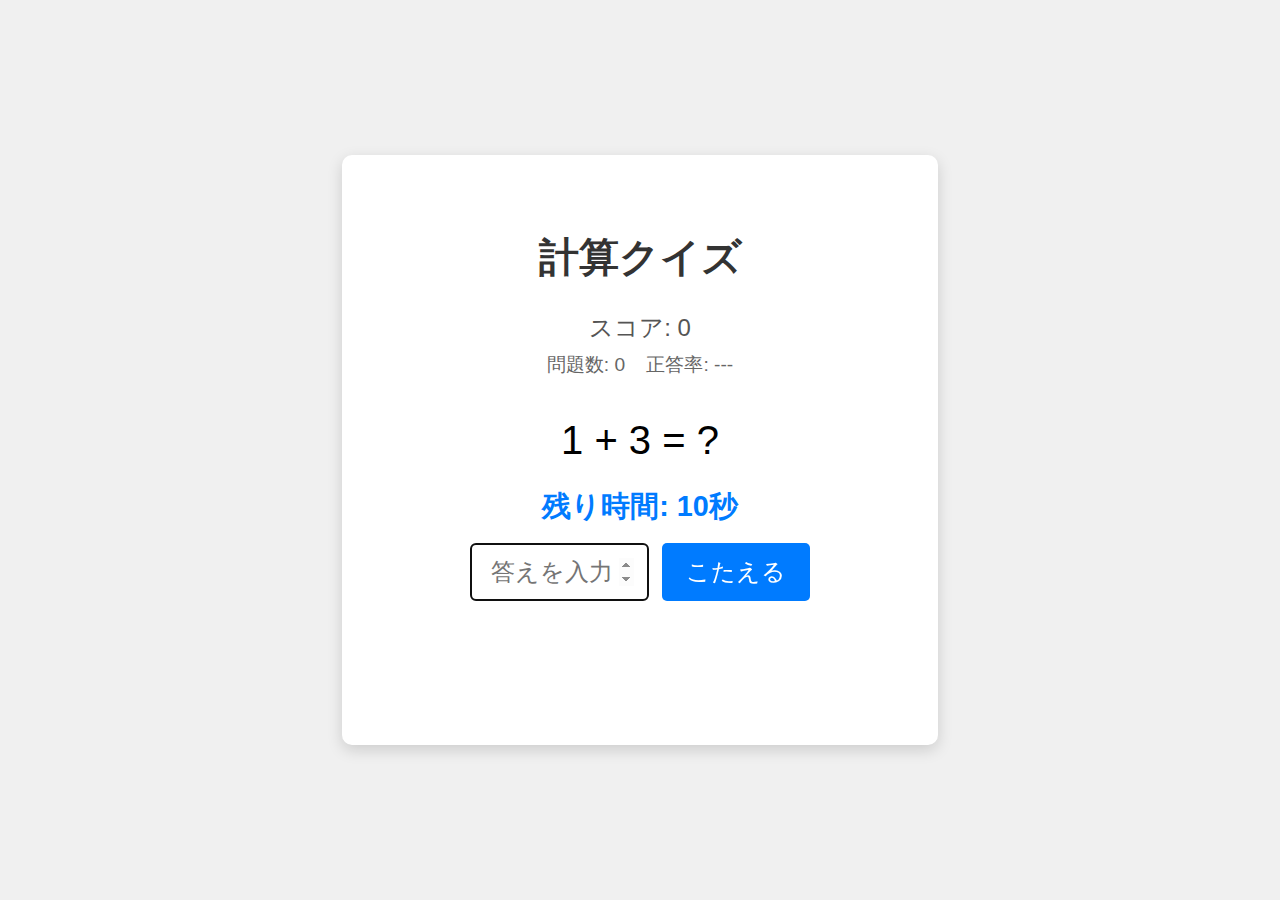
<file: index.html>
<!DOCTYPE html>
<html lang="ja">
<head>
    <meta charset="UTF-8">
    <meta name="viewport" content="width=device-width, initial-scale=1.0">
    <title>計算クイズ</title>
    <link rel="stylesheet" href="style.css">
</head>
<body>
    <div class="container">
        <h1>計算クイズ</h1>
        <p id="score">スコア: 0</p>
        <div id="stats-container">
            <span id="attempts">問題数: 0</span>
            <span id="accuracy">正答率: ---</span>
        </div>
        <div id="quiz-container">
            <p id="question"></p>
            <div id="timer-container">
                <span id="timer"></span>
            </div>
            <input type="number" id="answer" placeholder="答えを入力">
            <button id="submit">こたえる</button>
        </div>
        <p id="result"></p>
    </div>
    <script src="script.js"></script>
</body>
</html>
</file>
<file: style.css>
body {
    font-family: sans-serif;
    display: flex;
    justify-content: center;
    align-items: center;
    height: 100vh;
    margin: 0;
    background-color: #f0f0f0;
    font-size: 1.2rem; /* 全体のフォントサイズを大きくする */
    transition: background-color 1s ease; /* 背景色を1秒かけて変化させる */
}

.container {
    background-color: white;
    padding: 3rem; /* パディングを大きくする */
    border-radius: 10px; /* 角を少し丸くする */
    box-shadow: 0 5px 15px rgba(0,0,0,0.15);
    text-align: center;
    width: 90%;
    max-width: 500px; /* コンテナの最大幅を設定 */
}

h1 {
    color: #333;
    font-size: 2.5rem; /* 見出しを大きく */
}

#score {
    font-size: 1.5rem;
    color: #555;
    margin-bottom: 0.5rem; /* マージンを調整 */
}

#stats-container {
    font-size: 1.2rem;
    color: #666;
    margin-bottom: 1.5rem;
}

#stats-container span {
    margin: 0 0.5rem;
}

#quiz-container {
    margin: 2rem 0;
}

#question {
    font-size: 2.5rem; /* 問題文を大きく */
    margin-bottom: 1.5rem;
}

#timer-container {
    margin-bottom: 1rem;
}

#timer {
    font-size: 1.8rem;
    font-weight: bold;
    color: #007bff;
}

#answer {
    padding: 0.8rem;
    font-size: 1.5rem; /* 入力欄を大きく */
    width: 150px;
    text-align: center;
    border: 2px solid #ccc;
    border-radius: 5px;
}

#submit {
    padding: 0.8rem 1.5rem;
    font-size: 1.5rem; /* ボタンを大きく */
    cursor: pointer;
    border: none;
    background-color: #007bff;
    color: white;
    border-radius: 5px;
    margin-left: 0.5rem;
}

#result {
    font-size: 1.8rem; /* 結果表示を大きく */
    font-weight: bold;
    min-height: 2.2rem; /* 高さを確保してレイアウトのズレを防ぐ */
}
</file>
